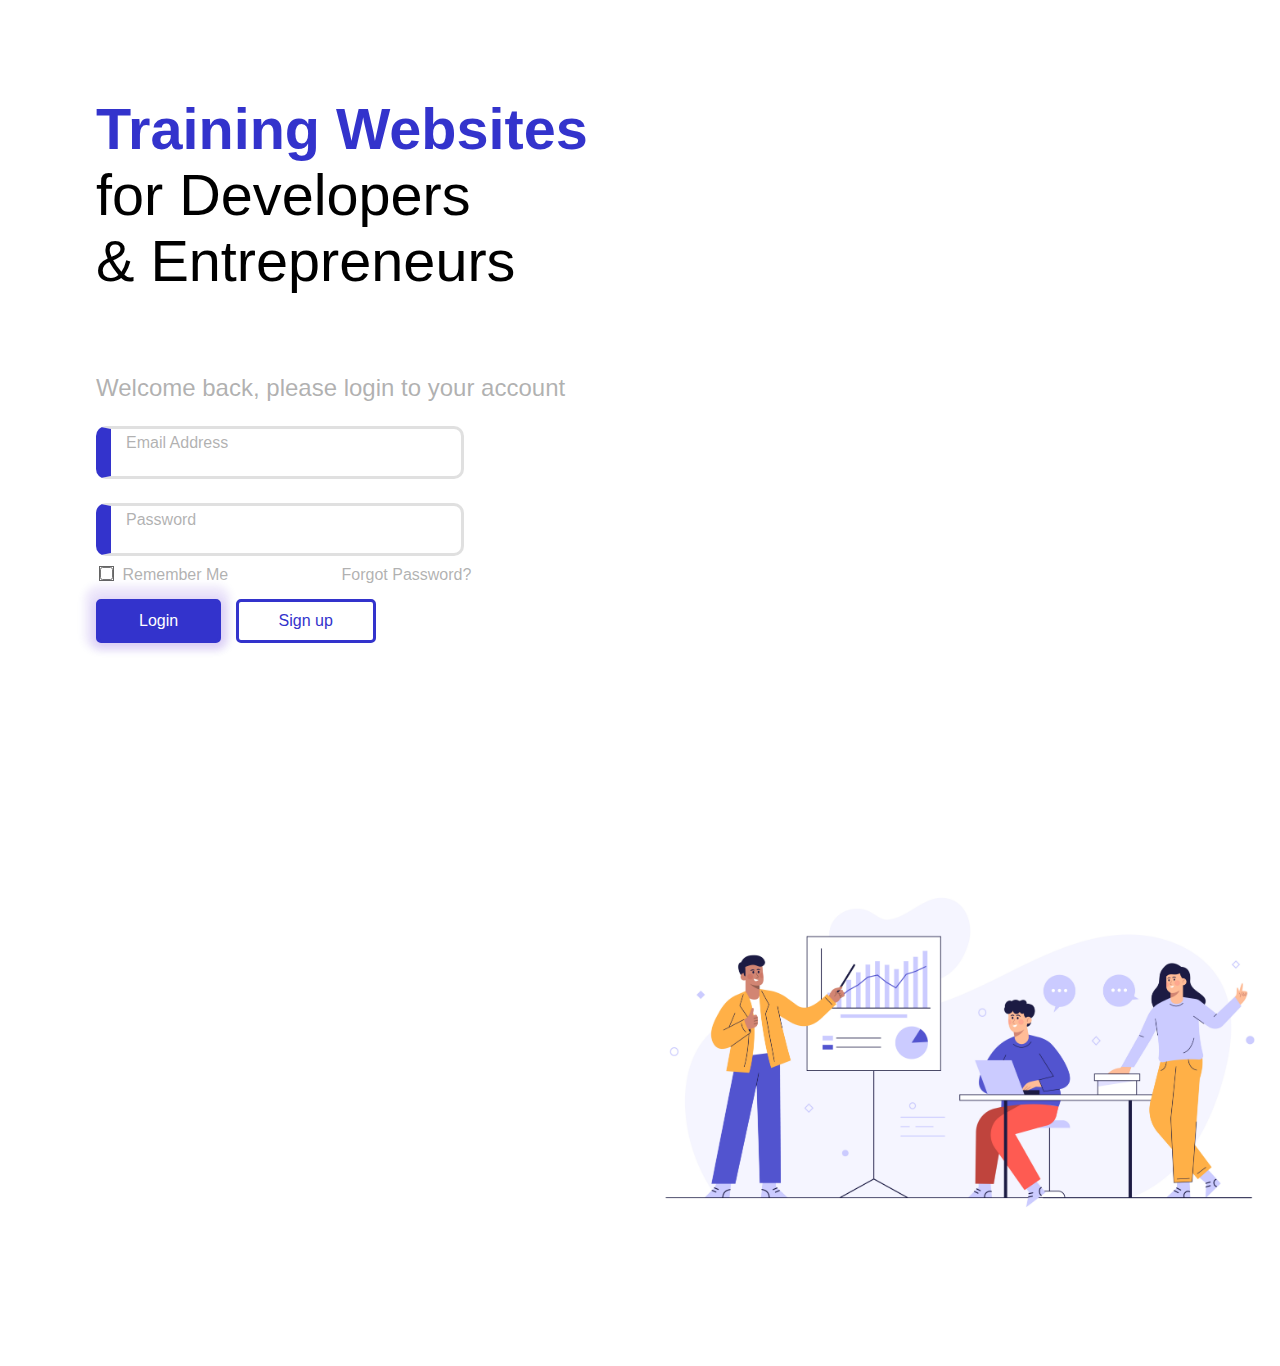
<file: index.html>
<html lang="en">
<head>
    <meta charset="UTF-8">
    <meta name="viewport" content="width=device-width, initial-scale=1.0">
    <link rel="stylesheet" href="/css/styles.css">
    <title>Cyhermes</title>
    <script src="/js/jquery-3.5.1.js"></script>
    <script src="/js/index-script.js"></script>
</head>
<body>
    <div class="container">
        <div class="left-half">
            <div class="header">
                <h1 id="main-header">Training Websites</h1>
                <h1 class="sub-header">for Developers</h1>
                <h1 class="sub-header">& Entrepreneurs</h1>
            </div><!-- .header -->
            
            <div id="below-header">
                <div class="pale-gray">
                    <p id="welcome-back">Welcome back, please login to your account</p>
                </div>

                <form method="POST">
                    <p id="invalid-login"></p>
                    <div class="form-group">
                        <label for="email" class="pale-gray">Email Address</label>
                        <input type="email" id="email">
                        
                    </div>
                    
                    <div class="form-group" id="password-group">
                        <label for="password" class="pale-gray">Password
                        </label>
                        <input type="password" id="password">
                    </div>
                    
                    <div class="remember-password">
                        <span class="remember-me"><input type="checkbox" id="remember-me">
                            <label for="remember-me" class="pale-gray" id="remember-label">Remember Me</label>
                        </span>
                        <span id="forgot-password">
                            <a href="" class="pale-gray">Forgot Password?</a>
                        </span><!-- .forgot-password -->
                    </div><!-- .remember-password -->
                   
                </form>

                <div id="controls">
                    <a class="login" id="login" href="">Login</a>
                    <a class="signup" href="">Sign up</a>
                </div><!-- .controls -->
                
            </div><!-- .below.header -->
        </div><!-- .left-half -->
        <img src="/images/dev-ent-image.jpg" alt="Developers & Entrepreneurs">
    </div><!-- .container -->
    
</body>
</html>
</file>
<file: css/styles.css>
* {
    margin: 0;
    padding: 0;
    box-sizing: border-box;
}

body {
    font-size: 100%;
    font-family: 'Segoe UI', Tahoma, Geneva, Verdana, sans-serif;
    overflow: auto;
}

.header {
    font-size: 1.8em;
}

.left-half {
    background-color: #fff;
    display: inline-block;
    margin: 6em;
}

h1#main-header {
    color: rgba(51, 51, 204, 1);
}

h1.sub-header {
    font-weight: 300;
}

#welcome-back {
    font-size: 1.5em;
}

a {
    text-decoration: none;
    display: inline-block;
}

a.login:link, a.login:visited {
    background-color:rgba(51, 51, 204, 1);
    color: #fff;
    box-shadow: 1px 3px 8px 3px rgba(68, 0, 204, 0.1), -1px -3px 8px 10px rgba(68, 0, 204, 0.1);
    border: solid 3px rgba(51, 51, 204, 1);
    
}

a.login:hover {
    background-color: rgba(41, 41, 163, 1);
    border-color: rgba(41, 41, 163, 1);
}

a.login:active {
    color: rgba(51, 51, 204, 1);
    background-color: #fff;
}

a.signup:link, a.signup:visited {
    background-color: #fff;
    border: solid 3px rgba(51, 51, 204, 1);
    color: rgba(51, 51, 204, 1);
    margin-left: 10px;
}

a.signup:hover {
    background-color: rgba(51, 51, 204, 0.1);
}

a.signup:active {
    background-color: rgba(51, 51, 204, 1);
    border: solid 2px rgba(51, 51, 204, 0.3);
    color: #fff;
}

.pale-gray {
    color: rgba(100, 100, 100, 0.5);
}

.form-group {
    border: solid 3px rgba(100, 100, 100, 0.2);
    border-left-color: rgba(51, 51, 204, 1);
    border-left-width: 15px;
    border-radius: 10px;
    padding: 5px 15px;
    max-width: 23rem;
}

input[type=email], input[type=password] {
    display: block;
    color: rgba(51, 51, 204, 1);
    border: none;
    padding: 2px;
    width: 10rem;
}

#below-header {
    margin-top: 5em;
}

form {
    margin-top: 1.5em;
}

#password-group {
    margin-top: 1.5em;
}

input[type=checkbox] {
    outline: 1px solid rgba(100, 100, 100, 1);
}

.remember-password {
    max-width: 25em;
    margin: 10px 0px;
}

.remember-me {
    margin-left: 4px;
}

#remember-label {
    margin-left: 5px;
}

#forgot-password {
    margin-left: 6.8rem;
}

div#controls {
    margin-top: 15px;
}

#controls button, #controls a {
    border-radius: 5px;
    padding: 10px 40px;
    text-align: center;
}

img {
    display: block;
    margin-left: auto;
    margin-right: auto;
    width: 50%;
    float: right;
    padding: 100px 0;
}
</file>
